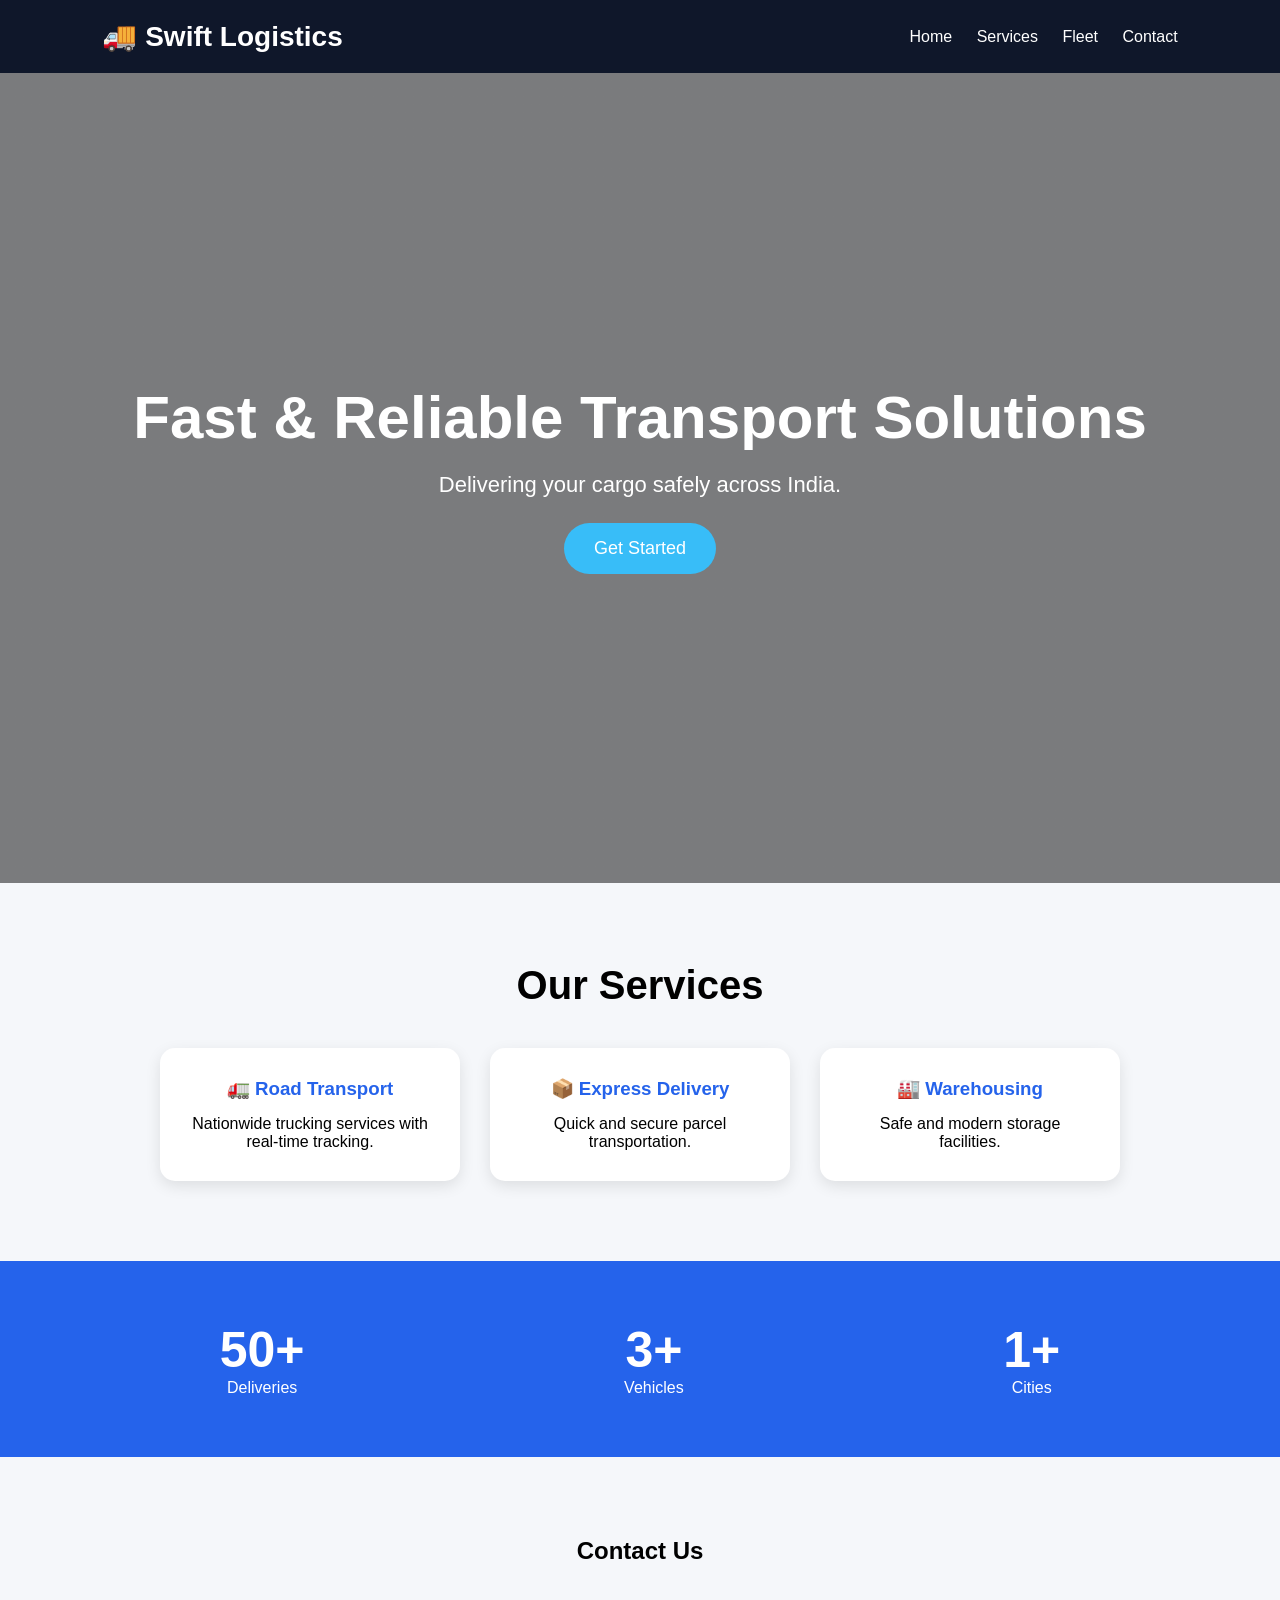
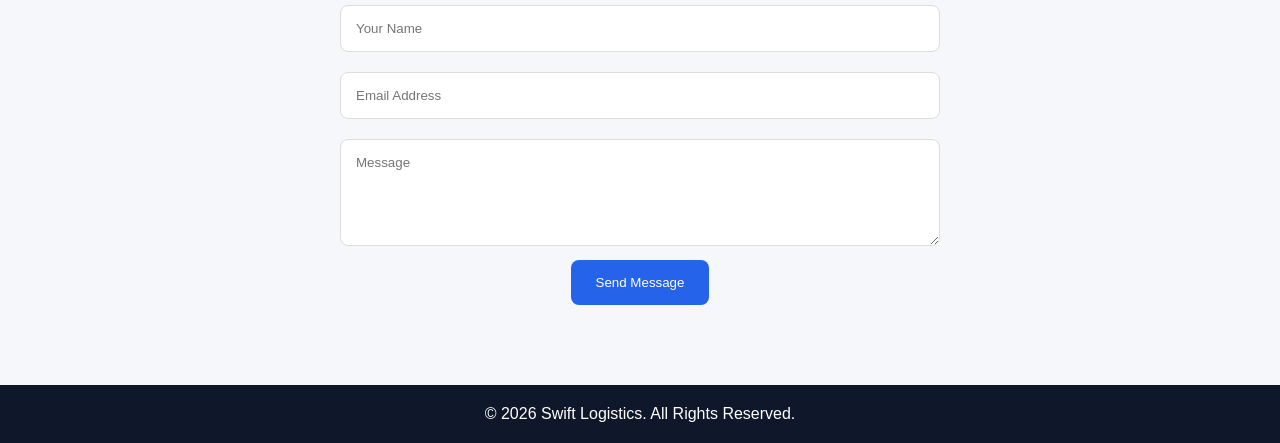
<file: index.html>
<!DOCTYPE html>
<html lang="en">
<head>
    <meta charset="UTF-8">
    <meta name="viewport" content="width=device-width, initial-scale=1.0">
    <title>Swift Logistics</title>
    <link rel="stylesheet" href="style.css">
    <link rel="stylesheet" href="animations.css">
</head>
<body>

<header>
    <div class="logo">🚚 Swift Logistics</div>

    <nav>
        <a href="#">Home</a>
        <a href="#">Services</a>
        <a href="#">Fleet</a>
        <a href="#">Contact</a>
    </nav>
</header>

<section class="hero">
    <div class="hero-content">
        <h1>Fast & Reliable Transport Solutions</h1>
        <p>Delivering your cargo safely across India.</p>
        <button>Get Started</button>
    </div>
</section>

<section class="services">

    <h2>Our Services</h2>

    <div class="service-container">

        <div class="card">
            <h3>🚛 Road Transport</h3>
            <p>Nationwide trucking services with real-time tracking.</p>
        </div>

        <div class="card">
            <h3>📦 Express Delivery</h3>
            <p>Quick and secure parcel transportation.</p>
        </div>

        <div class="card">
            <h3>🏭 Warehousing</h3>
            <p>Safe and modern storage facilities.</p>
        </div>

    </div>

</section>

<section class="stats">

    <div class="stat-box">
        <h1>5000+</h1>
        <p>Deliveries</p>
    </div>

    <div class="stat-box">
        <h1>250+</h1>
        <p>Vehicles</p>
    </div>

    <div class="stat-box">
        <h1>100+</h1>
        <p>Cities</p>
    </div>

</section>

<section class="contact">

    <h2>Contact Us</h2>

    <form>
        <input type="text" placeholder="Your Name">
        <input type="email" placeholder="Email Address">
        <textarea rows="5" placeholder="Message"></textarea>
        <button type="submit">Send Message</button>
    </form>

</section>

<footer>
    <p>© 2026 Swift Logistics. All Rights Reserved.</p>
</footer>
    <script src="effects.js"></script>
</body>
</html>
</file>
<file: style.css>
*{
    margin:0;
    padding:0;
    box-sizing:border-box;
    font-family:Arial, sans-serif;
}

body{
    background:#f5f7fa;
}

/* Header */

header{
    background:#0f172a;
    color:white;
    padding:20px 8%;
    display:flex;
    justify-content:space-between;
    align-items:center;
}

.logo{
    font-size:28px;
    font-weight:bold;
}

nav a{
    color:white;
    text-decoration:none;
    margin-left:20px;
    transition:0.3s;
}

nav a:hover{
    color:#38bdf8;
}

/* Hero */

.hero{
    height:90vh;
    background:linear-gradient(
    rgba(0,0,0,0.5),
    rgba(0,0,0,0.5)),
    url("https://images.unsplash.com/photo-1501706362039-c6e13b4b7d6b?q=80&w=1920");

    background-size:cover;
    background-position:center;

    display:flex;
    justify-content:center;
    align-items:center;
    text-align:center;
}

.hero-content{
    color:white;
    animation:fadeIn 2s ease;
}

.hero h1{
    font-size:60px;
    margin-bottom:20px;
}

.hero p{
    font-size:22px;
    margin-bottom:25px;
}

.hero button{
    padding:15px 30px;
    border:none;
    background:#38bdf8;
    color:white;
    font-size:18px;
    border-radius:30px;
    cursor:pointer;
    transition:0.4s;
}

.hero button:hover{
    transform:scale(1.1);
}

/* Services */

.services{
    padding:80px 8%;
    text-align:center;
}

.services h2{
    margin-bottom:40px;
    font-size:40px;
}

.service-container{
    display:flex;
    justify-content:center;
    gap:30px;
    flex-wrap:wrap;
}

.card{
    background:white;
    width:300px;
    padding:30px;
    border-radius:15px;
    box-shadow:0 5px 15px rgba(0,0,0,0.1);
    transition:0.4s;
}

.card:hover{
    transform:translateY(-15px);
}

.card h3{
    margin-bottom:15px;
    color:#2563eb;
}

/* Stats */

.stats{
    background:#2563eb;
    color:white;
    padding:60px;
    display:flex;
    justify-content:space-around;
    flex-wrap:wrap;
    text-align:center;
}

.stat-box h1{
    font-size:50px;
}

/* Contact */

.contact{
    padding:80px 8%;
    text-align:center;
}

.contact h2{
    margin-bottom:30px;
}

form{
    max-width:600px;
    margin:auto;
}

input,
textarea{
    width:100%;
    padding:15px;
    margin:10px 0;
    border:1px solid #ddd;
    border-radius:8px;
}

form button{
    background:#2563eb;
    color:white;
    border:none;
    padding:15px 25px;
    border-radius:8px;
    cursor:pointer;
}

/* Footer */

footer{
    background:#0f172a;
    color:white;
    text-align:center;
    padding:20px;
}

/* Animation */

@keyframes fadeIn{
    from{
        opacity:0;
        transform:translateY(50px);
    }
    to{
        opacity:1;
        transform:translateY(0);
    }
}

/* Mobile */

@media(max-width:768px){

header{
    flex-direction:column;
}

nav{
    margin-top:15px;
}

.hero h1{
    font-size:35px;
}

.stats{
    gap:30px;
}
}
</file>
<file: animations.css>
/* Smooth scrolling */
html {
    scroll-behavior: smooth;
}

/* Floating animation */

@keyframes floatTruck {
    0% {
        transform: translateX(-50px);
    }

    50% {
        transform: translateX(50px);
    }

    100% {
        transform: translateX(-50px);
    }
}

/* Pulse effect */

@keyframes pulse {
    0% {
        transform: scale(1);
    }

    50% {
        transform: scale(1.08);
    }

    100% {
        transform: scale(1);
    }
}

/* Fade Up Animation */

.fade-up {
    opacity: 0;
    transform: translateY(50px);
    transition: all 1s ease;
}

.fade-up.show {
    opacity: 1;
    transform: translateY(0);
}

/* Glowing cards */

.card:hover {
    box-shadow:
        0 0 10px #2563eb,
        0 0 20px #2563eb,
        0 0 30px #2563eb;
}

/* Hero button pulse */

.hero button {
    animation: pulse 2s infinite;
}

/* Floating WhatsApp Button */

.whatsapp-btn {
    position: fixed;
    right: 20px;
    bottom: 20px;
    width: 65px;
    height: 65px;
    border-radius: 50%;
    background: #25D366;
    color: white;
    font-size: 32px;
    border: none;
    cursor: pointer;
    z-index: 999;
    box-shadow: 0 5px 20px rgba(0,0,0,0.3);
}

/* Truck Banner */

.truck-banner {
    position: fixed;
    bottom: 0;
    left: 0;
    font-size: 40px;
    z-index: 998;
    animation: floatTruck 15s linear infinite;
}
</file>
